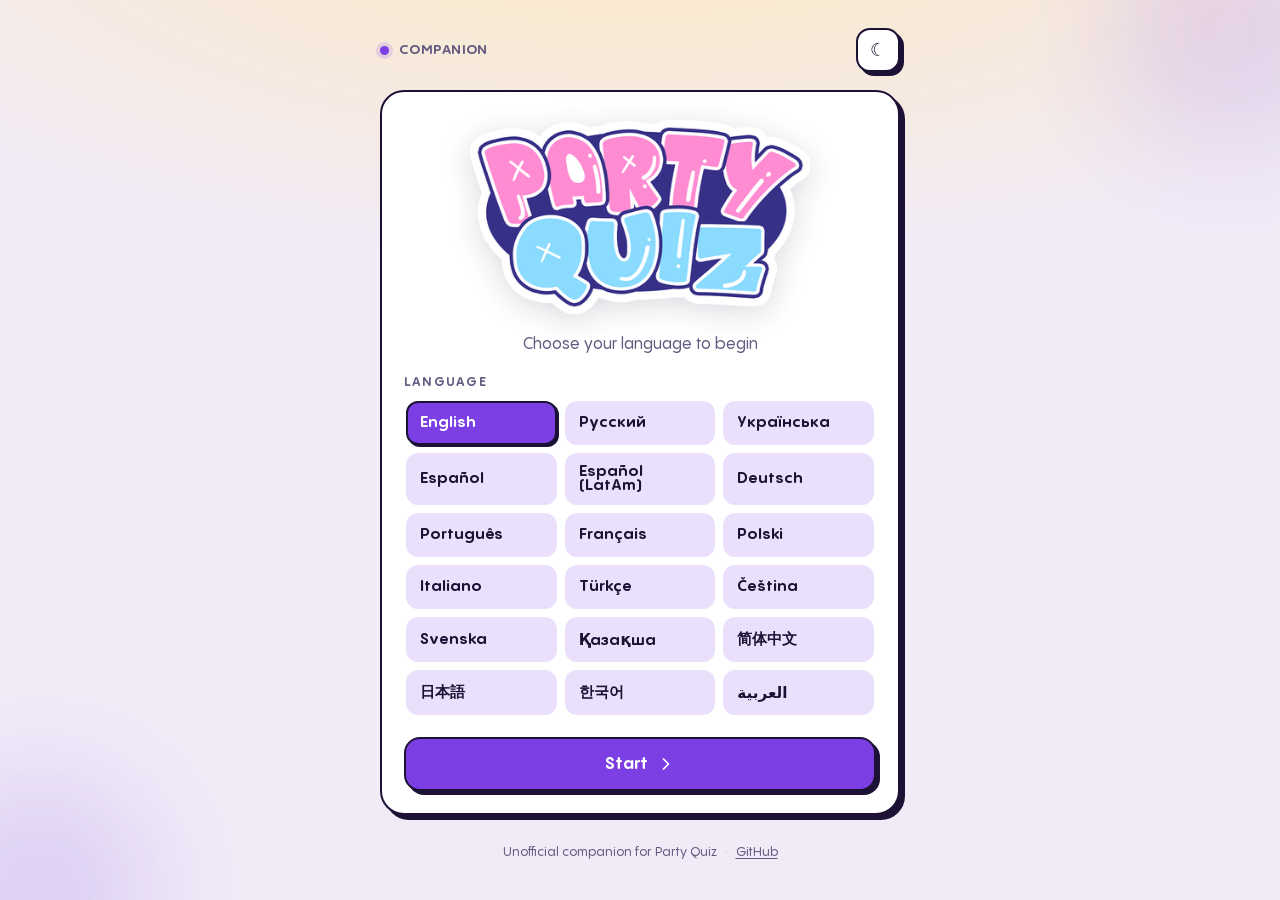
<file: index.html>
<!DOCTYPE html>
<html lang="en">
<head>
    <meta charset="utf-8"/>
    <meta name="viewport" content="width=device-width, initial-scale=1, viewport-fit=cover"/>
    <meta name="theme-color" content="#7b3fe4"/>
    <meta name="color-scheme" content="light dark"/>
    <meta name="description" content="Party Quiz companion — choose your language and join the game from your phone."/>
    <meta name="mobile-web-app-capable" content="yes"/>
    <meta name="apple-mobile-web-app-capable" content="yes"/>
    <meta name="apple-mobile-web-app-status-bar-style" content="black-translucent"/>
    <meta name="apple-mobile-web-app-title" content="Party Quiz"/>
    <meta name="format-detection" content="telephone=no"/>
    <title>Party Quiz — Companion</title>

    <link rel="icon" type="image/x-icon" href="favicon.ico"/>
    <link rel="apple-touch-icon" href="assets/icons/apple-touch-icon.png"/>
    <link rel="manifest" href="manifest.webmanifest"/>
    <link rel="preload" href="assets/fonts/party-quiz-sans-400.woff2" as="font" type="font/woff2" crossorigin>
    <link rel="preload" href="assets/fonts/party-quiz-sans-700.woff2" as="font" type="font/woff2" crossorigin>
    <link rel="stylesheet" href="core/templates/css/pq-tokens.css?v=10"/>

    <script>
        // Apply the stored theme before the first paint to avoid a flash.
        (function () {
            var t = null;
            try { t = localStorage.getItem('pq_theme'); } catch (e) { t = null; }
            if (t === 'studio' || t === 'night') document.documentElement.setAttribute('data-pq-theme', t);
        })();
    </script>

    <style>
        *, *::before, *::after { box-sizing: border-box; }

        html, body {
            margin: 0;
            min-height: 100%;
            min-height: 100dvh;
        }

        body {
            display: flex;
            flex-direction: column;
            align-items: center;
            justify-content: center;
            gap: 24px;
            padding: max(20px, env(safe-area-inset-top)) 16px max(20px, env(safe-area-inset-bottom));
            background-color: var(--pq-bg);
            background-image: var(--pq-spot);
            background-repeat: no-repeat;
            background-attachment: fixed;
            color: var(--pq-ink);
            font-family: "partyquiz", "Play", system-ui, sans-serif;
            -webkit-font-smoothing: antialiased;
            -webkit-tap-highlight-color: transparent;
        }

        .orb {
            position: fixed;
            border-radius: 50%;
            filter: blur(54px);
            pointer-events: none;
            z-index: 0;
        }

        .orb--one {
            width: 240px; height: 240px;
            top: -90px; inset-inline-end: -70px;
            background: var(--pq-soft);
            opacity: .85;
        }

        .orb--two {
            width: 220px; height: 220px;
            bottom: -100px; inset-inline-start: -70px;
            background: color-mix(in srgb, var(--pq-primary) 22%, transparent);
            opacity: .75;
        }

        .shell {
            position: relative;
            z-index: 1;
            width: min(100%, 520px);
            display: flex;
            flex-direction: column;
            gap: 18px;
        }

        .topbar {
            display: flex;
            align-items: center;
            justify-content: space-between;
            gap: 12px;
        }

        .brand {
            display: flex;
            align-items: center;
            gap: 10px;
            font-weight: 700;
            letter-spacing: .02em;
            color: var(--pq-muted);
            font-size: .85rem;
            text-transform: uppercase;
        }

        .brand::before {
            content: "";
            width: 9px;
            height: 9px;
            border-radius: 50%;
            background: var(--pq-primary);
            box-shadow: 0 0 0 4px var(--pq-soft);
        }

        .theme-toggle {
            appearance: none;
            border: var(--pq-border);
            background: var(--pq-panel);
            color: var(--pq-ink);
            border-radius: 14px;
            width: 44px;
            height: 44px;
            font-size: 18px;
            cursor: pointer;
            box-shadow: var(--pq-btn-shadow);
            transition: transform .12s ease, box-shadow .12s ease;
        }

        .theme-toggle:active { transform: translate(2px, 2px); box-shadow: 2px 2px 0 var(--pq-line); }

        .card {
            background: var(--pq-panel);
            border: var(--pq-border);
            border-radius: calc(var(--pq-radius) + 6px);
            box-shadow: var(--pq-shadow);
            padding: 28px 22px 22px;
            display: flex;
            flex-direction: column;
            gap: 20px;
            animation: rise .35s cubic-bezier(.2, .7, .2, 1) both;
        }

        @keyframes rise {
            from { opacity: 0; transform: translateY(12px) scale(.985); }
            to { opacity: 1; transform: none; }
        }

        .logo {
            width: min(100%, 340px);
            height: auto;
            margin: 0 auto;
            display: block;
            filter: drop-shadow(0 6px 14px rgba(29, 18, 53, .16));
        }

        .subtitle {
            margin: 0;
            text-align: center;
            color: var(--pq-muted);
            font-size: 1rem;
            line-height: 1.45;
        }

        .section-label {
            margin: 0 0 10px;
            font-size: .78rem;
            letter-spacing: .1em;
            text-transform: uppercase;
            color: var(--pq-muted);
            font-weight: 700;
        }

        .languages {
            display: grid;
            grid-template-columns: repeat(2, minmax(0, 1fr));
            gap: 8px;
            max-height: min(46vh, 420px);
            overflow-y: auto;
            padding: 2px;
            scrollbar-width: thin;
            overscroll-behavior: contain;
        }

        .lang {
            appearance: none;
            border: 2px solid transparent;
            background: var(--pq-soft);
            color: var(--pq-ink);
            border-radius: 12px;
            min-height: 44px;
            padding: 10px 12px;
            font: inherit;
            font-size: .95rem;
            font-weight: 700;
            text-align: start;
            cursor: pointer;
            transition: background .12s ease, border-color .12s ease, transform .12s ease;
        }

        .lang:hover { background: color-mix(in srgb, var(--pq-primary) 16%, transparent); }
        .lang[aria-pressed="true"] {
            background: var(--pq-primary);
            border-color: var(--pq-line);
            color: var(--pq-on-accent);
            box-shadow: 2px 2px 0 var(--pq-line);
        }

        .lang .suggested {
            display: inline-block;
            margin-inline-start: 6px;
            font-size: .62rem;
            font-weight: 700;
            padding: 2px 6px;
            border-radius: 999px;
            background: var(--pq-gold);
            color: var(--pq-gold-ink);
            vertical-align: middle;
            text-transform: uppercase;
            letter-spacing: .04em;
        }

        .start {
            appearance: none;
            border: var(--pq-border);
            border-radius: 16px;
            background: var(--pq-primary);
            color: var(--pq-on-accent);
            font: inherit;
            font-size: 1.05rem;
            font-weight: 700;
            padding: 15px 20px;
            display: flex;
            align-items: center;
            justify-content: center;
            gap: 8px;
            cursor: pointer;
            box-shadow: var(--pq-btn-shadow);
            transition: transform .12s ease, box-shadow .12s ease;
        }

        .start:active { transform: translate(2px, 2px); box-shadow: 2px 2px 0 var(--pq-line); }
        .start svg { width: 20px; height: 20px; }

        .meta {
            display: flex;
            align-items: center;
            justify-content: center;
            gap: 8px;
            flex-wrap: wrap;
            color: var(--pq-muted);
            font-size: .8rem;
            text-align: center;
        }

        .meta a { color: inherit; text-decoration: underline; text-underline-offset: 2px; }
        .meta .dot { opacity: .5; }

        @media (min-width: 480px) {
            .languages { grid-template-columns: repeat(3, minmax(0, 1fr)); }
        }

        @media (max-width: 360px) {
            .card { padding: 22px 16px 18px; }
            .lang { font-size: .88rem; padding: 9px 10px; }
        }

        @media (prefers-reduced-motion: reduce) {
            *, *::before, *::after { animation: none !important; transition: none !important; }
        }
    </style>
</head>
<body ontouchstart="">
<div class="orb orb--one" aria-hidden="true"></div>
<div class="orb orb--two" aria-hidden="true"></div>

<main class="shell">
    <div class="topbar">
        <span class="brand">Companion</span>
        <button class="theme-toggle" id="theme_toggle" type="button" aria-label="Switch theme" title="Switch theme">☾</button>
    </div>

    <section class="card">
        <img class="logo" src="assets/party_quiz_logo_wordmark.png" alt="Party Quiz" width="340" height="96"/>
        <p class="subtitle" id="subtitle">Choose your language to begin</p>

        <div>
            <p class="section-label" id="language_label">Language</p>
            <div class="languages" id="languages" role="group" aria-labelledby="language_label"></div>
        </div>

        <button class="start" id="start" type="button">
            <span id="start_label">Start</span>
            <svg viewBox="0 0 24 24" fill="none" stroke="currentColor" stroke-width="2"
                 stroke-linecap="round" stroke-linejoin="round" aria-hidden="true"><path d="m9 18 6-6-6-6"/></svg>
        </button>
    </section>

    <p class="meta">
        <span>Unofficial companion for Party Quiz</span>
        <span class="dot">·</span>
        <a href="https://github.com/muxira/PQRevamped" target="_blank" rel="noopener noreferrer">GitHub</a>
    </p>
</main>

<script>
    (function () {
        'use strict';

        var STORAGE_KEY = 'pq_lang';

        var LANGS = [
            ['english', 'English'], ['russian', 'Русский'], ['ukrainian', 'Українська'],
            ['spanish', 'Español'], ['spanishlatinamerica', 'Español (LatAm)'],
            ['german', 'Deutsch'], ['portuguese', 'Português'], ['french', 'Français'],
            ['polish', 'Polski'], ['italian', 'Italiano'], ['turkish', 'Türkçe'],
            ['czech', 'Čeština'], ['swedish', 'Svenska'], ['kazakh', 'Қазақша'],
            ['simplifiedchinese', '简体中文'], ['japanese', '日本語'], ['korean', '한국어'],
            ['arabic', 'العربية']
        ];

        var START_LABELS = {
            english: 'Start', russian: 'Начать', spanish: 'Comenzar', spanishlatinamerica: 'Comenzar',
            german: 'Starten', portuguese: 'Começar', french: 'Commencer', polish: 'Rozpocznij',
            italian: 'Inizia', ukrainian: 'Почати', turkish: 'Başla', simplifiedchinese: '开始',
            arabic: 'ابدأ', czech: 'Začít', kazakh: 'Бастау', swedish: 'Starta',
            korean: '시작', japanese: '始める'
        };

        var SUBTITLE_LABELS = {
            english: 'Choose your language to begin',
            russian: 'Выберите язык, чтобы начать',
            spanish: 'Elige tu idioma para comenzar',
            spanishlatinamerica: 'Elige tu idioma para comenzar',
            german: 'Wähle deine Sprache, um zu beginnen',
            portuguese: 'Escolha seu idioma para começar',
            french: 'Choisissez votre langue pour commencer',
            polish: 'Wybierz język, aby rozpocząć',
            italian: 'Scegli la tua lingua per iniziare',
            ukrainian: 'Оберіть мову, щоб почати',
            turkish: 'Başlamak için dilinizi seçin',
            simplifiedchinese: '选择语言以开始',
            arabic: 'اختر لغتك للبدء',
            czech: 'Vyberte jazyk pro zahájení',
            kazakh: 'Бастау үшін тілді таңдаңыз',
            swedish: 'Välj ditt språk för att börja',
            korean: '시작하려면 언어를 선택하세요',
            japanese: '言語を選択して始めましょう'
        };

        var LANGUAGE_LABELS = {
            english: 'Language', russian: 'Язык', spanish: 'Idioma', spanishlatinamerica: 'Idioma',
            german: 'Sprache', portuguese: 'Idioma', french: 'Langue', polish: 'Język',
            italian: 'Lingua', ukrainian: 'Мова', turkish: 'Dil', simplifiedchinese: '语言',
            arabic: 'اللغة', czech: 'Jazyk', kazakh: 'Тіл', swedish: 'Språk',
            korean: '언어', japanese: '言語'
        };

        var LANG_TAGS = {
            arabic: 'ar', czech: 'cs', english: 'en', french: 'fr', german: 'de', italian: 'it',
            japanese: 'ja', kazakh: 'kk', korean: 'ko', polish: 'pl', portuguese: 'pt', russian: 'ru',
            simplifiedchinese: 'zh-Hans', spanish: 'es', spanishlatinamerica: 'es-419', swedish: 'sv',
            turkish: 'tr', ukrainian: 'uk'
        };
        var RTL = { arabic: true };
        var SUGGESTED = {};

        function stored(key) {
            try { return localStorage.getItem(key); } catch (e) { return null; }
        }

        function store(key, value) {
            try { localStorage.setItem(key, value); } catch (e) { /* ignore */ }
        }

        function normalize(value) {
            return String(value || '').trim().toLowerCase();
        }

        function detectLang() {
            var fromQuery = null;
            try { fromQuery = new URLSearchParams(location.search).get('lang'); } catch (e) { /* ignore */ }
            if (fromQuery && START_LABELS[normalize(fromQuery)]) return normalize(fromQuery);

            var saved = normalize(stored(STORAGE_KEY));
            if (START_LABELS[saved]) return saved;

            var nav = normalize(navigator.language || navigator.userLanguage || '');
            var map = [
                [/^ru\b/, 'russian'], [/^uk\b/, 'ukrainian'], [/^es-419\b/, 'spanishlatinamerica'],
                [/^es\b/, 'spanish'], [/^de\b/, 'german'], [/^pt\b/, 'portuguese'], [/^fr\b/, 'french'],
                [/^pl\b/, 'polish'], [/^it\b/, 'italian'], [/^tr\b/, 'turkish'], [/^zh\b/, 'simplifiedchinese'],
                [/^ar\b/, 'arabic'], [/^cs\b/, 'czech'], [/^kk\b/, 'kazakh'], [/^sv\b/, 'swedish'],
                [/^ko\b/, 'korean'], [/^ja\b/, 'japanese']
            ];
            for (var i = 0; i < map.length; i++) {
                if (map[i][0].test(nav)) { SUGGESTED[map[i][1]] = true; return map[i][1]; }
            }
            return 'english';
        }

        var grid = document.getElementById('languages');
        var subtitle = document.getElementById('subtitle');
        var languageLabel = document.getElementById('language_label');
        var startLabel = document.getElementById('start_label');
        var startButton = document.getElementById('start');
        var selected = detectLang();

        LANGS.forEach(function (entry) {
            var id = entry[0];
            var label = entry[1];
            var button = document.createElement('button');
            button.type = 'button';
            button.className = 'lang';
            button.dataset.lang = id;
            button.setAttribute('lang', id === 'simplifiedchinese' ? 'zh-Hans' : id);
            button.innerHTML = label + (SUGGESTED[id] ? '<span class="suggested">auto</span>' : '');
            button.addEventListener('click', function () { select(id); });
            grid.appendChild(button);
        });

        function select(id) {
            selected = START_LABELS[id] ? id : 'english';
            Array.prototype.forEach.call(grid.children, function (button) {
                button.setAttribute('aria-pressed', String(button.dataset.lang === selected));
            });
            subtitle.textContent = SUBTITLE_LABELS[selected] || SUBTITLE_LABELS.english;
            languageLabel.textContent = LANGUAGE_LABELS[selected] || LANGUAGE_LABELS.english;
            startLabel.textContent = START_LABELS[selected] || START_LABELS.english;
            document.documentElement.lang = LANG_TAGS[selected] || 'en';
            document.documentElement.dir = RTL[selected] ? 'rtl' : 'ltr';
            store(STORAGE_KEY, selected);
        }

        function go() {
            var server = null;
            try { server = new URLSearchParams(location.search).get('server'); } catch (e) { /* ignore */ }
            var url = 'core/templates/game.html?lang=' + encodeURIComponent(selected);
            if (server) url += '&server=' + encodeURIComponent(server);
            location.href = url;
        }

        startButton.addEventListener('click', go);

        // Theme -------------------------------------------------------------
        var themeButton = document.getElementById('theme_toggle');
        var mq = window.matchMedia ? window.matchMedia('(prefers-color-scheme: dark)') : null;

        function currentTheme() {
            var explicit = stored('pq_theme');
            if (explicit === 'studio' || explicit === 'night') return explicit;
            return mq && mq.matches ? 'night' : 'studio';
        }

        function paintTheme() {
            var theme = currentTheme();
            document.documentElement.setAttribute('data-pq-theme', theme);
            var meta = document.querySelector('meta[name="theme-color"]');
            if (meta) meta.setAttribute('content', theme === 'night' ? '#140f28' : '#7b3fe4');
            themeButton.textContent = theme === 'night' ? '☀' : '☾';
            themeButton.setAttribute('aria-label', theme === 'night' ? 'Switch to light theme' : 'Switch to dark theme');
        }

        themeButton.addEventListener('click', function () {
            store('pq_theme', currentTheme() === 'night' ? 'studio' : 'night');
            paintTheme();
        });

        if (!stored('pq_theme') && mq) {
            // No explicit choice: follow the OS for as long as the tab is open.
            var onScheme = function () { if (!stored('pq_theme')) paintTheme(); };
            if (mq.addEventListener) mq.addEventListener('change', onScheme);
            else if (mq.addListener) mq.addListener(onScheme);
        }
        paintTheme();
        select(selected);
    })();
</script>
</body>
</html>
</file>
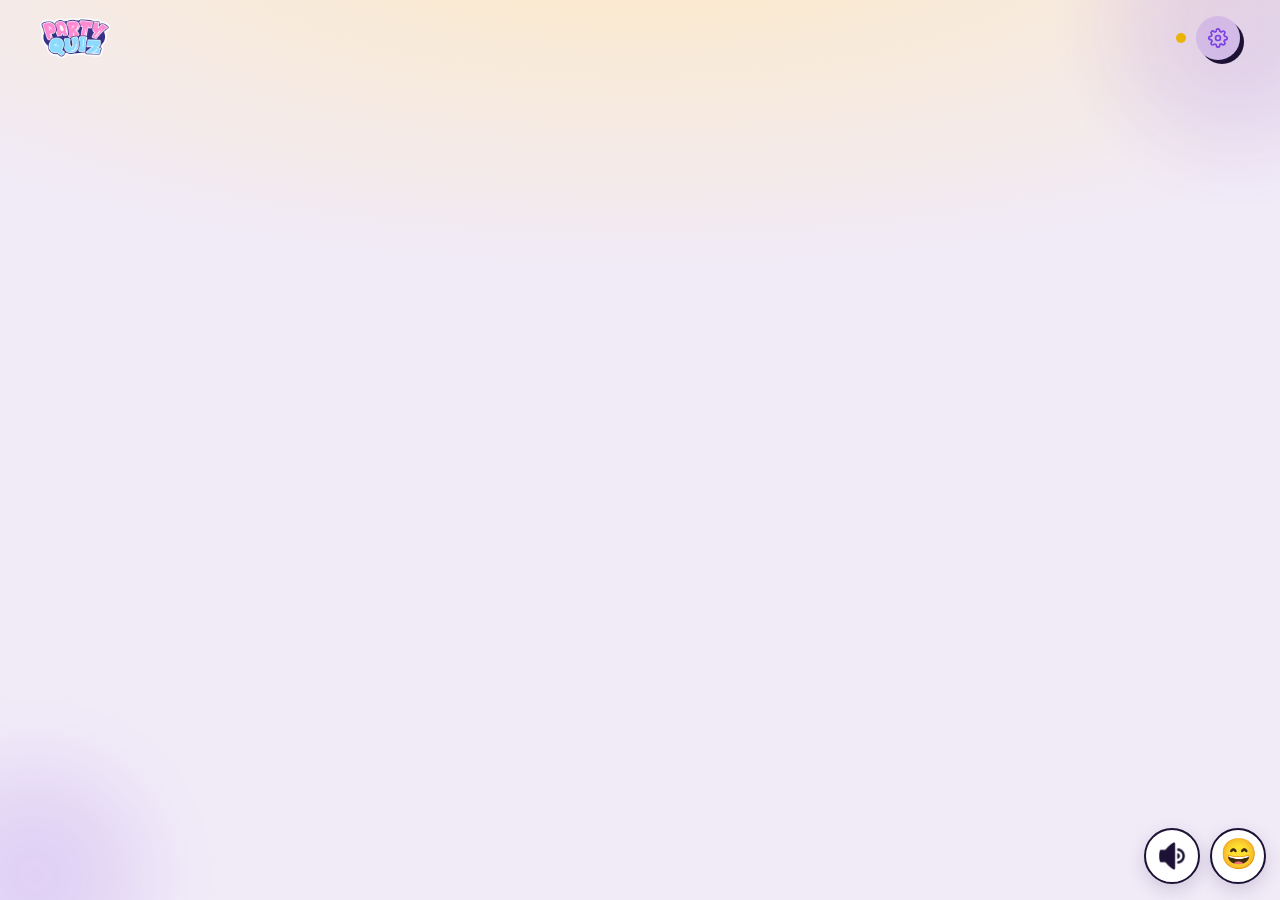
<file: client/core/templates/game.html>
<!DOCTYPE html>
<html lang="en">
<head>
    <meta charset="utf-8"/>
    <meta name="viewport" content="width=device-width, initial-scale=1"/>
    <meta name="robots" content="noindex"/>
    <title>Party Quiz — moved</title>
    <link rel="icon" href="../../../favicon.ico"/>
    <script>
        // The client used to live at /<repo>/client/core/templates/game.html. It moved to
        // the repository root when this fork re-synced with the site. Keep old bookmarks,
        // QR links and cached shortcuts working: forward to the new path, query intact.
        (function () {
            var target = '../../../core/templates/game.html' + (location.search || '') + (location.hash || '');
            location.replace(target);
        })();
    </script>
    <style>
        body {
            margin: 0;
            min-height: 100vh;
            display: grid;
            place-items: center;
            font-family: system-ui, sans-serif;
            background: #f1ebf8;
            color: #1d1235;
            text-align: center;
            padding: 24px;
        }
        a { color: #7b3fe4; font-weight: 700; }
    </style>
</head>
<body>
<p>This page moved. <a href="../../../core/templates/game.html">Open the companion</a>.</p>
</body>
</html>
</file>
<file: core/templates/css/pq-tokens.css>
/* Design tokens. Light theme "studio" is the default, dark theme "night" follows the OS
   unless html[data-pq-theme] pins an explicit choice. Geometry is the same in both themes on
   purpose: the hard offset shadow is the brand, so night keeps it and only recolours it.
   --pq-spot is the studio lamp: one warm pool of light from above the fold. Panels and fields
   are opaque in both — the night theme's translucent surfaces let whatever screen was
   underneath read straight through an error popup or a modal. */

:root,
html[data-pq-theme="studio"] {
    --pq-bg: #f1ebf8;
    --pq-spot: radial-gradient(125% 68% at 50% -12%, rgba(255, 233, 186, .9), rgba(255, 233, 186, 0) 62%);
    --pq-ink: #1d1235;
    --pq-muted: #655a80;
    --pq-primary: #7b3fe4;
    --pq-on-accent: #ffffff;
    --pq-soft: rgba(123, 63, 228, .16);
    --pq-success: #127a4b;
    --pq-success-fill: #1fa868;
    --pq-danger-fill: #ef4343;
    --pq-danger: #c42525;
    --pq-gold: #f5c542;
    --pq-panel: #ffffff;
    --pq-border: 2.5px solid #1d1235;
    --pq-radius: 18px;
    --pq-shadow: 5px 5px 0 #1d1235;
    --pq-btn-shadow: 4px 4px 0 #1d1235;
    --pq-field: #ffffff;
    --pq-line: #1d1235;
    --pq-track: rgba(29, 18, 53, .1);
    --pq-dash: rgba(29, 18, 53, .45);
    --pq-gold-ink: #8a6300;
    --pq-menu: #ffffff;
    --pq-panel-solid: #ffffff;
    --pq-buzz: #ef4343;
    --pq-buzz-base: #a01f1f;
    /* Wave overlay ink: white over a filled button, near-black over a white card. */
    --pq-stripe: rgba(255, 255, 255, .22);
    --pq-stripe-ink: rgba(29, 18, 53, .09);

    --pq-fam-onboard: #7b3fe4;
    --pq-fam-teams: #0b6e9f;
    --pq-fam-board: #7b3fe4;
    --pq-fam-buzz: #c42525;
    --pq-fam-answer: #7b3fe4;
    --pq-fam-judge: #127a4b;
    --pq-fam-bid: #8f6400;
    --pq-fam-pick: #b04a14;
    --pq-fam-ackwait: #655a80;
    --pq-fam-results: #7b3fe4;
    --pq-fam-gameover: #c42525;

    --pq-accent: var(--pq-primary);
}

@media (prefers-color-scheme: dark) {
    html:not([data-pq-theme]) {
        --pq-bg: #140f28;
        --pq-spot: radial-gradient(125% 68% at 50% -12%, rgba(185, 140, 255, .26), rgba(185, 140, 255, 0) 62%);
        --pq-ink: #f4f0ff;
        --pq-muted: #9c92bd;
        --pq-primary: #b98cff;
        --pq-on-accent: #1a0f2e;
        --pq-soft: rgba(185, 140, 255, .18);
        --pq-success: #2fd08a;
    --pq-success-fill: #2fd08a;
    --pq-danger-fill: #ff5765;
        --pq-danger: #ff5765;
        --pq-gold: #f5c542;
        --pq-panel: #2a2049;
        --pq-border: 2px solid #4c3c7d;
        --pq-radius: 18px;
        --pq-shadow: 5px 5px 0 rgba(185, 140, 255, .3);
        --pq-btn-shadow: 4px 4px 0 rgba(9, 5, 21, .8);
        --pq-field: #2f2450;
        --pq-line: rgba(169, 124, 255, .3);
        --pq-track: rgba(255, 255, 255, .08);
        --pq-dash: rgba(169, 124, 255, .5);
        --pq-gold-ink: #f5c542;
        --pq-menu: #2a2049;
        --pq-panel-solid: #2a2049;
        --pq-buzz: #ff5765;
    --pq-buzz-base: #8a1f2c;
        --pq-stripe: rgba(255, 255, 255, .16);
        --pq-stripe-ink: rgba(244, 240, 255, .1);

        --pq-fam-onboard: #b98cff;
        --pq-fam-teams: #3fc0f0;
        --pq-fam-board: #b98cff;
        --pq-fam-buzz: #ff5765;
        --pq-fam-answer: #b98cff;
        --pq-fam-judge: #2fd08a;
        --pq-fam-bid: #f5c542;
        --pq-fam-pick: #ff8a4c;
        --pq-fam-ackwait: #9c92bd;
        --pq-fam-results: #b98cff;
        --pq-fam-gameover: #ff5765;

        --pq-accent: var(--pq-primary);
    }
}

html[data-pq-theme="night"] {
    --pq-bg: #140f28;
    --pq-spot: radial-gradient(125% 68% at 50% -12%, rgba(185, 140, 255, .26), rgba(185, 140, 255, 0) 62%);
    --pq-ink: #f4f0ff;
    --pq-muted: #9c92bd;
    --pq-primary: #b98cff;
    --pq-on-accent: #1a0f2e;
    --pq-soft: rgba(185, 140, 255, .18);
    --pq-success: #2fd08a;
    --pq-success-fill: #2fd08a;
    --pq-danger-fill: #ff5765;
    --pq-danger: #ff5765;
    --pq-gold: #f5c542;
    --pq-panel: #2a2049;
    --pq-border: 2px solid #4c3c7d;
    --pq-radius: 18px;
    --pq-shadow: 5px 5px 0 rgba(185, 140, 255, .3);
    --pq-btn-shadow: 4px 4px 0 rgba(9, 5, 21, .8);
    --pq-field: #2f2450;
    --pq-line: rgba(169, 124, 255, .3);
    --pq-track: rgba(255, 255, 255, .08);
    --pq-dash: rgba(169, 124, 255, .5);
    --pq-gold-ink: #f5c542;
    --pq-menu: #2a2049;
    --pq-panel-solid: #2a2049;
    --pq-buzz: #ff5765;
    --pq-buzz-base: #8a1f2c;
    --pq-stripe: rgba(255, 255, 255, .16);
    --pq-stripe-ink: rgba(244, 240, 255, .1);

    --pq-fam-onboard: #b98cff;
    --pq-fam-teams: #3fc0f0;
    --pq-fam-board: #b98cff;
    --pq-fam-buzz: #ff5765;
    --pq-fam-answer: #b98cff;
    --pq-fam-judge: #2fd08a;
    --pq-fam-bid: #f5c542;
    --pq-fam-pick: #ff8a4c;
    --pq-fam-ackwait: #9c92bd;
    --pq-fam-results: #b98cff;
    --pq-fam-gameover: #ff5765;

    --pq-accent: var(--pq-primary);
}

/* Accent per screen family. Theme-independent: the families themselves are themed above. */

body[data-pq-screen="onboard"]  { --pq-accent: var(--pq-fam-onboard); }
body[data-pq-screen="teams"]    { --pq-accent: var(--pq-fam-teams); }
body[data-pq-screen="board"]    { --pq-accent: var(--pq-fam-board); }
body[data-pq-screen="buzz"]     { --pq-accent: var(--pq-fam-buzz); }
body[data-pq-screen="answer"]   { --pq-accent: var(--pq-fam-answer); }
body[data-pq-screen="judge"]    { --pq-accent: var(--pq-fam-judge); }
body[data-pq-screen="bid"]      { --pq-accent: var(--pq-fam-bid); }
body[data-pq-screen="pick"]     { --pq-accent: var(--pq-fam-pick); }
body[data-pq-screen="ackwait"]  { --pq-accent: var(--pq-fam-ackwait); }
body[data-pq-screen="results"]  { --pq-accent: var(--pq-fam-results); }
body[data-pq-screen="gameover"] { --pq-accent: var(--pq-fam-gameover); }

/* Party Quiz Sans, self-hosted, the same faces the Unity host uses. Both weights are real
   files, so no bold is synthesised. The legacy family name "partyquiz" and the design-bundle
   name "Play" are kept as aliases so no other stylesheet has to change. Latin + Cyrillic only;
   Arabic and CJK fall through to system-ui, as they did before. */

@font-face {
    font-family: "partyquiz";
    font-style: normal;
    font-weight: 400;
    font-display: swap;
    src: url("../../../assets/fonts/party-quiz-sans-400.woff2") format("woff2"),
         url("../../../assets/fonts/party-quiz-sans-400.ttf") format("truetype");
}

@font-face {
    font-family: "partyquiz";
    font-style: normal;
    font-weight: 700;
    font-display: swap;
    src: url("../../../assets/fonts/party-quiz-sans-700.woff2") format("woff2"),
         url("../../../assets/fonts/party-quiz-sans-700.ttf") format("truetype");
}

@font-face {
    font-family: "Play";
    font-style: normal;
    font-weight: 400;
    font-display: swap;
    src: url("../../../assets/fonts/party-quiz-sans-400.woff2") format("woff2"),
         url("../../../assets/fonts/party-quiz-sans-400.ttf") format("truetype");
}

@font-face {
    font-family: "Play";
    font-style: normal;
    font-weight: 700;
    font-display: swap;
    src: url("../../../assets/fonts/party-quiz-sans-700.woff2") format("woff2"),
         url("../../../assets/fonts/party-quiz-sans-700.ttf") format("truetype");
}

html {
    color-scheme: light dark;
}

/* One real spring, sampled from a mass-spring solution into linear(). Everything that pops
   uses it, so the whole client has a single sense of weight. */
:root {
    --pq-spring: linear(0, .009, .035 4.3%, .141, .281 12.4%, .723 21.9%, .938, 1.017, 1.077,
        1.121, 1.149 36.1%, 1.153, 1.145, 1.126, 1.099 48.5%, 1.03, .999, .977, .965 60.9%,
        .968, .981, .996, 1.007 75.5%, 1.011, 1.008, 1.003, 1);
}

body.partyquiz {
    background-color: var(--pq-bg);
    background-image: var(--pq-spot);
    background-repeat: no-repeat;
    background-attachment: fixed;
    color: var(--pq-ink);
    font-family: "partyquiz", Play, system-ui, sans-serif;
}
</file>
